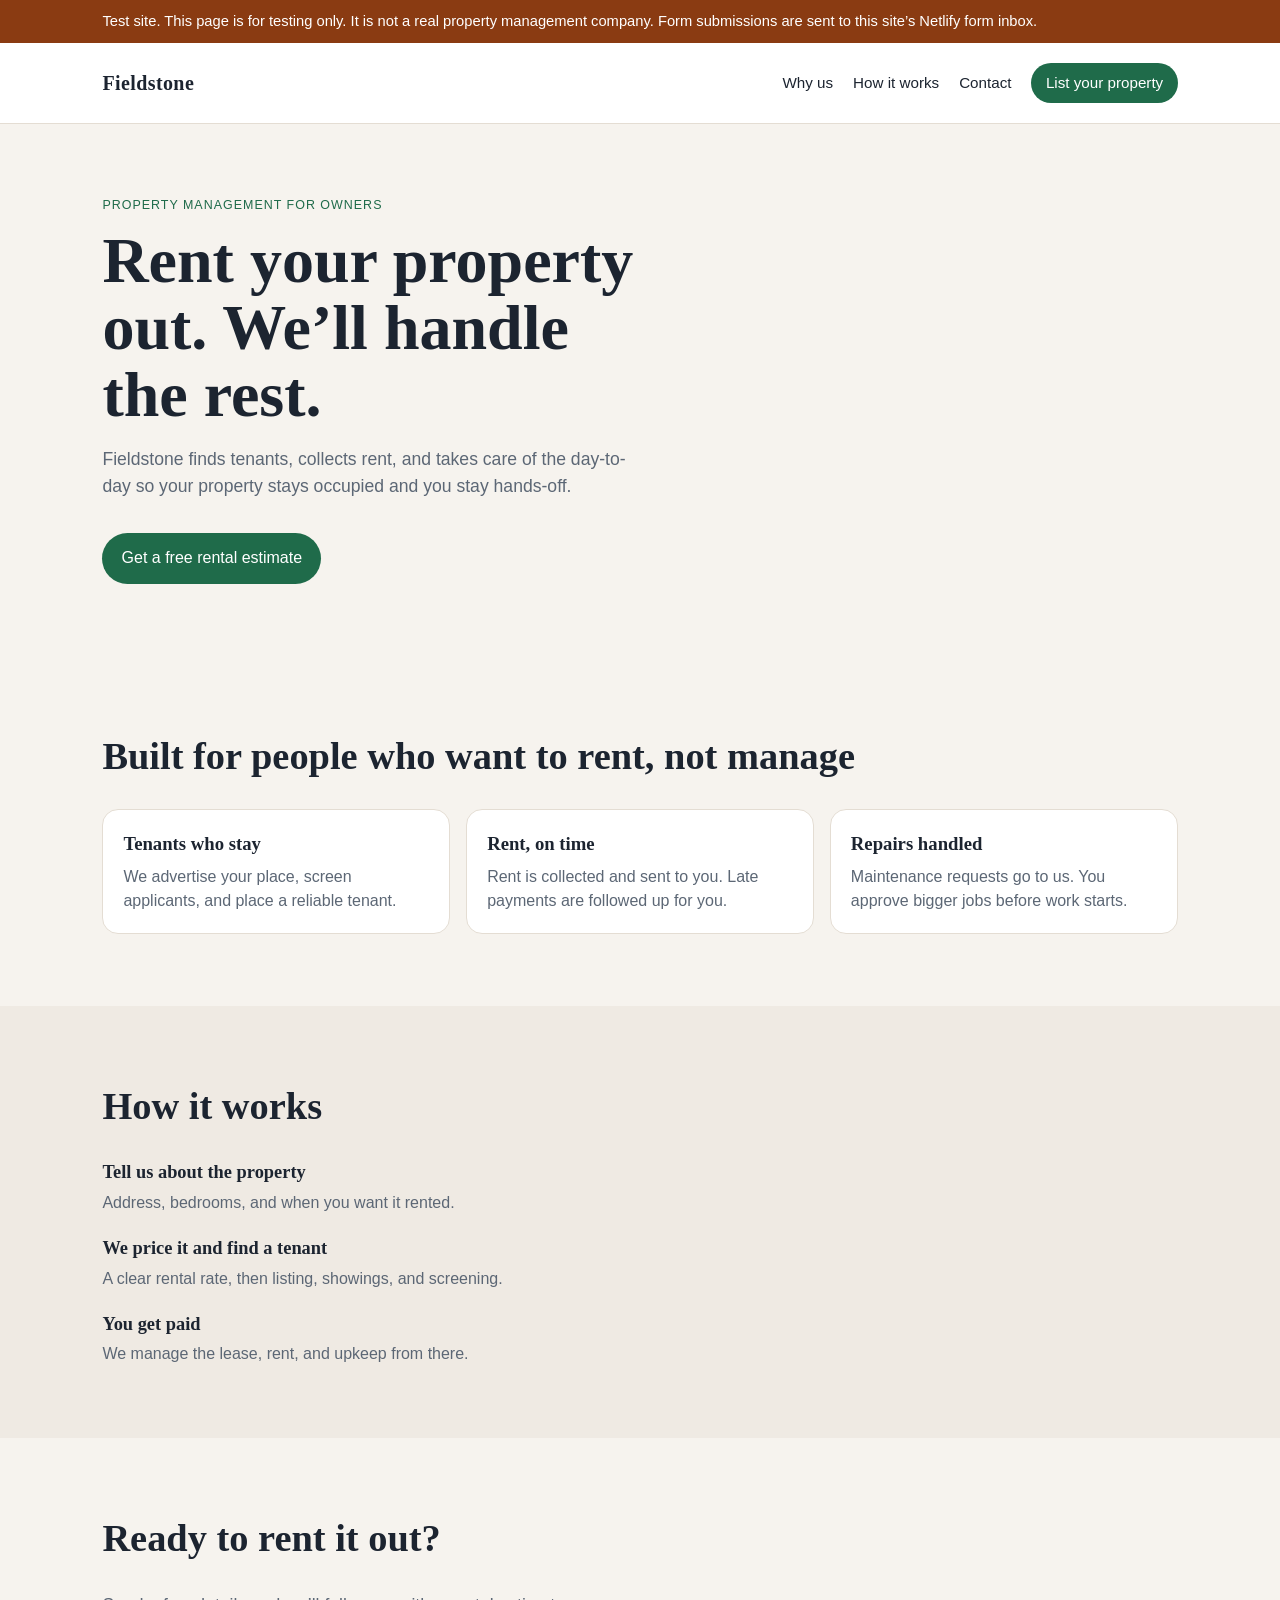
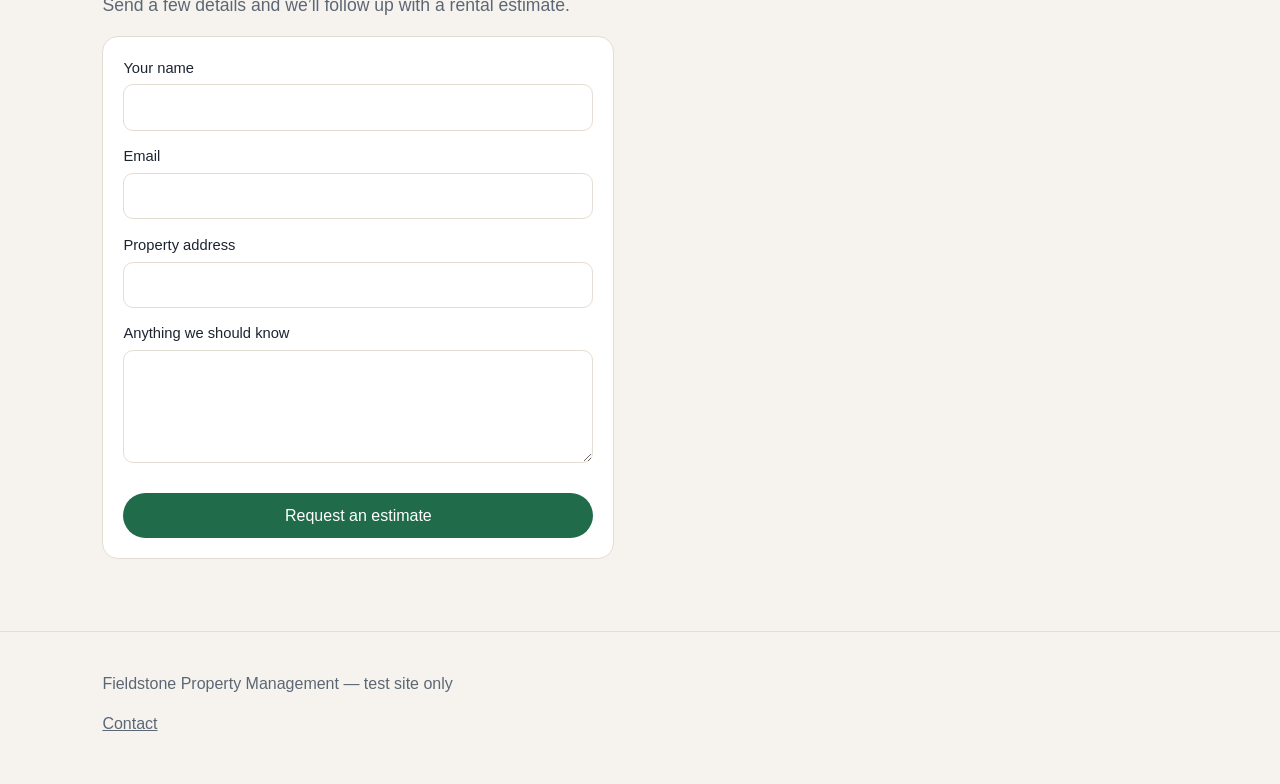
<file: index.html>
<!DOCTYPE html>
<html lang="en">
<head>
  <meta charset="UTF-8">
  <meta name="viewport" content="width=device-width, initial-scale=1.0">
  <title>Fieldstone Property Management — Test Site</title>
  <link rel="stylesheet" href="styles.css">
</head>
<body>
  <p class="test-banner">Test site. This page is for testing only. It is not a real property management company. Form submissions are sent to this site’s Netlify form inbox.</p>
  <header class="site-header">
    <a class="logo" href="index.html">Fieldstone</a>
    <nav>
      <a href="#why">Why us</a>
      <a href="#how">How it works</a>
      <a href="contact.html">Contact</a>
      <a href="#contact" class="nav-cta">List your property</a>
    </nav>
  </header>

  <main id="top">
    <section class="hero">
      <p class="eyebrow">Property management for owners</p>
      <h1>Rent your property out. We’ll handle the rest.</h1>
      <p class="lead">
        Fieldstone finds tenants, collects rent, and takes care of the day-to-day
        so your property stays occupied and you stay hands-off.
      </p>
      <a class="button" href="#contact">Get a free rental estimate</a>
    </section>

    <section id="why" class="panel">
      <h2>Built for people who want to rent, not manage</h2>
      <div class="cards">
        <article>
          <h3>Tenants who stay</h3>
          <p>We advertise your place, screen applicants, and place a reliable tenant.</p>
        </article>
        <article>
          <h3>Rent, on time</h3>
          <p>Rent is collected and sent to you. Late payments are followed up for you.</p>
        </article>
        <article>
          <h3>Repairs handled</h3>
          <p>Maintenance requests go to us. You approve bigger jobs before work starts.</p>
        </article>
      </div>
    </section>

    <section id="how" class="panel alt">
      <h2>How it works</h2>
      <ol class="steps">
        <li>
          <strong>Tell us about the property</strong>
          <span>Address, bedrooms, and when you want it rented.</span>
        </li>
        <li>
          <strong>We price it and find a tenant</strong>
          <span>A clear rental rate, then listing, showings, and screening.</span>
        </li>
        <li>
          <strong>You get paid</strong>
          <span>We manage the lease, rent, and upkeep from there.</span>
        </li>
      </ol>
    </section>

    <section id="contact" class="panel">
      <h2>Ready to rent it out?</h2>
      <p class="lead">Send a few details and we’ll follow up with a rental estimate.</p>
      <form name="rental-estimate" method="POST" action="/" data-netlify="true" netlify-honeypot="bot-field">
        <input type="hidden" name="form-name" value="rental-estimate">
        <p hidden>
          <label>Don’t fill this out <input name="bot-field"></label>
        </p>
        <label>
          Your name
          <input type="text" name="name" required>
        </label>
        <label>
          Email
          <input type="email" name="email" required>
        </label>
        <label>
          Property address
          <input type="text" name="address" required>
        </label>
        <label>
          Anything we should know
          <textarea name="notes" rows="4"></textarea>
        </label>
        <button class="button" type="submit">Request an estimate</button>
        <p class="thanks" data-thanks hidden>Sent. This test submission was delivered.</p>
        <p class="form-error" data-error hidden>Could not send the form. Please try again.</p>
      </form>
    </section>
  </main>

  <footer>
    <p>Fieldstone Property Management — test site only</p>
    <p><a href="contact.html">Contact</a></p>
  </footer>

  <script src="forms.js"></script>
</body>
</html>
</file>
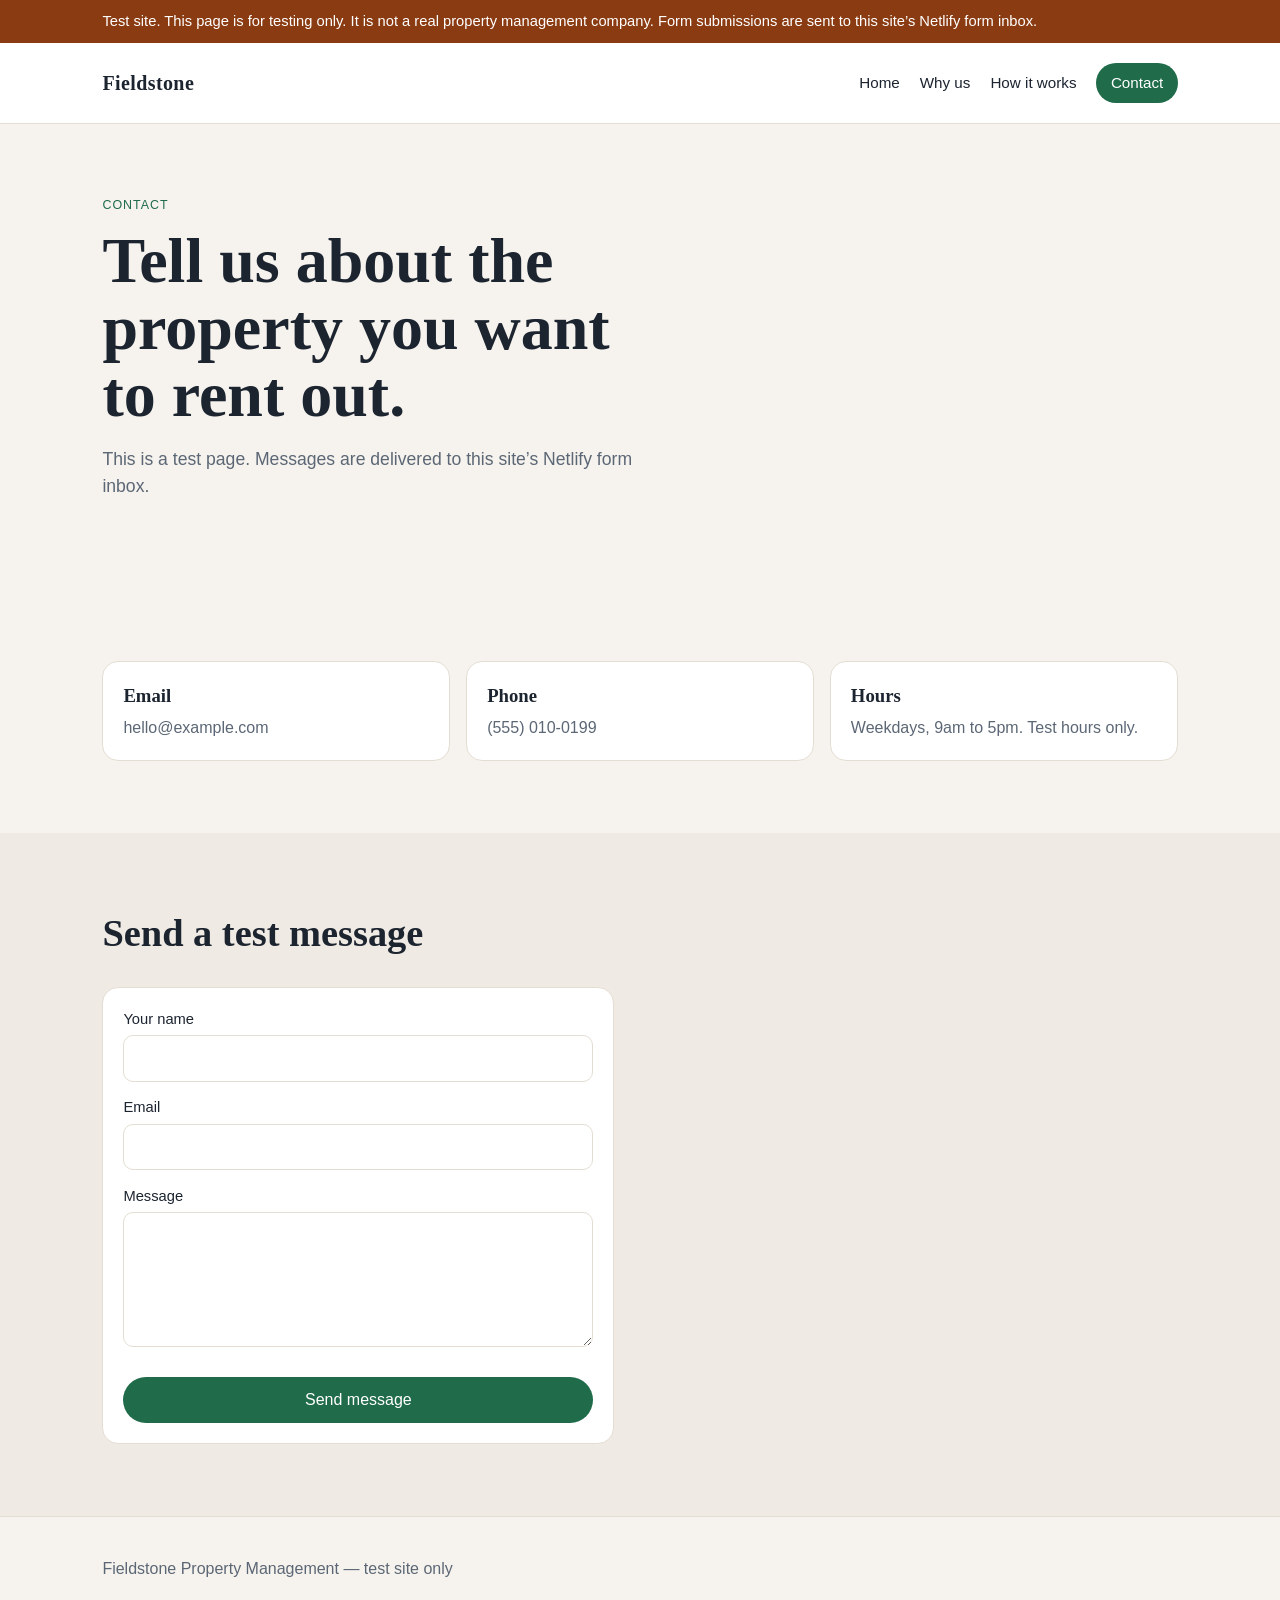
<file: contact.html>
<!DOCTYPE html>
<html lang="en">
<head>
  <meta charset="UTF-8">
  <meta name="viewport" content="width=device-width, initial-scale=1.0">
  <title>Contact — Fieldstone Property Management — Test Site</title>
  <link rel="stylesheet" href="styles.css">
</head>
<body>
  <p class="test-banner">Test site. This page is for testing only. It is not a real property management company. Form submissions are sent to this site’s Netlify form inbox.</p>
  <header class="site-header">
    <a class="logo" href="index.html">Fieldstone</a>
    <nav>
      <a href="index.html">Home</a>
      <a href="index.html#why">Why us</a>
      <a href="index.html#how">How it works</a>
      <a href="contact.html" class="nav-cta">Contact</a>
    </nav>
  </header>

  <main>
    <section class="hero">
      <p class="eyebrow">Contact</p>
      <h1>Tell us about the property you want to rent out.</h1>
      <p class="lead">This is a test page. Messages are delivered to this site’s Netlify form inbox.</p>
    </section>

    <section class="panel">
      <div class="cards">
        <article>
          <h3>Email</h3>
          <p>hello@example.com</p>
        </article>
        <article>
          <h3>Phone</h3>
          <p>(555) 010-0199</p>
        </article>
        <article>
          <h3>Hours</h3>
          <p>Weekdays, 9am to 5pm. Test hours only.</p>
        </article>
      </div>
    </section>

    <section class="panel alt">
      <h2>Send a test message</h2>
      <form name="contact" method="POST" action="/" data-netlify="true" netlify-honeypot="bot-field">
        <input type="hidden" name="form-name" value="contact">
        <p hidden>
          <label>Don’t fill this out <input name="bot-field"></label>
        </p>
        <label>
          Your name
          <input type="text" name="name" required>
        </label>
        <label>
          Email
          <input type="email" name="email" required>
        </label>
        <label>
          Message
          <textarea name="message" rows="5" required></textarea>
        </label>
        <button class="button" type="submit">Send message</button>
        <p class="thanks" data-thanks hidden>Sent. This test submission was delivered.</p>
        <p class="form-error" data-error hidden>Could not send the form. Please try again.</p>
      </form>
    </section>
  </main>

  <footer>
    <p>Fieldstone Property Management — test site only</p>
  </footer>

  <script src="forms.js"></script>
</body>
</html>
</file>
<file: styles.css>
:root {
  --ink: #1c2430;
  --muted: #5c6775;
  --paper: #f6f3ee;
  --card: #ffffff;
  --line: #e4ddd3;
  --accent: #1f6b4a;
  --accent-dark: #174f37;
}

* {
  box-sizing: border-box;
}

.test-banner {
  margin: 0;
  padding: 0.65rem 8vw;
  background: #8a3b12;
  color: #fff;
  font-family: "Segoe UI", sans-serif;
  font-size: 0.92rem;
}

body {
  margin: 0;
  font-family: Georgia, "Times New Roman", serif;
  color: var(--ink);
  background: var(--paper);
  line-height: 1.5;
}

a {
  color: inherit;
}

.site-header {
  display: flex;
  justify-content: space-between;
  align-items: center;
  gap: 1rem;
  padding: 1.25rem 8vw;
  background: #fff;
  border-bottom: 1px solid var(--line);
}

.logo {
  font-size: 1.25rem;
  font-weight: 700;
  text-decoration: none;
  letter-spacing: 0.02em;
}

nav {
  display: flex;
  align-items: center;
  gap: 1.25rem;
  font-family: "Segoe UI", sans-serif;
  font-size: 0.95rem;
}

nav a {
  text-decoration: none;
}

.nav-cta {
  background: var(--accent);
  color: #fff;
  padding: 0.55rem 0.9rem;
  border-radius: 999px;
}

.hero,
.panel {
  padding: 4.5rem 8vw;
}

.hero {
  max-width: 46rem;
}

.eyebrow {
  font-family: "Segoe UI", sans-serif;
  text-transform: uppercase;
  letter-spacing: 0.08em;
  font-size: 0.78rem;
  color: var(--accent);
  margin: 0 0 0.75rem;
}

h1 {
  font-size: clamp(2.4rem, 5vw, 4rem);
  line-height: 1.05;
  margin: 0 0 1rem;
}

h2 {
  font-size: clamp(1.8rem, 3vw, 2.4rem);
  margin: 0 0 1.5rem;
}

.lead {
  font-family: "Segoe UI", sans-serif;
  color: var(--muted);
  font-size: 1.1rem;
  max-width: 38rem;
}

.button {
  display: inline-block;
  margin-top: 1rem;
  background: var(--accent);
  color: #fff;
  text-decoration: none;
  border: 0;
  border-radius: 999px;
  padding: 0.85rem 1.2rem;
  font-family: "Segoe UI", sans-serif;
  font-size: 1rem;
  cursor: pointer;
}

.button:hover,
.nav-cta:hover {
  background: var(--accent-dark);
}

.cards {
  display: grid;
  grid-template-columns: repeat(auto-fit, minmax(220px, 1fr));
  gap: 1rem;
}

.cards article,
form {
  background: var(--card);
  border: 1px solid var(--line);
  border-radius: 16px;
  padding: 1.25rem;
}

h3 {
  margin: 0 0 0.4rem;
}

.cards p,
.steps span {
  font-family: "Segoe UI", sans-serif;
  color: var(--muted);
  margin: 0;
}

.alt {
  background: #efeae3;
}

.steps {
  margin: 0;
  padding: 0;
  list-style: none;
  display: grid;
  gap: 1.25rem;
}

.steps li {
  display: grid;
  gap: 0.25rem;
}

.steps strong {
  font-size: 1.15rem;
}

form {
  display: grid;
  gap: 0.9rem;
  max-width: 32rem;
  font-family: "Segoe UI", sans-serif;
}

label {
  display: grid;
  gap: 0.35rem;
  font-size: 0.92rem;
}

input,
textarea {
  font: inherit;
  padding: 0.7rem 0.75rem;
  border: 1px solid var(--line);
  border-radius: 10px;
}

.thanks,
.form-error {
  margin: 0;
}

.thanks {
  color: var(--accent-dark);
}

.form-error {
  color: #8a3b12;
}

button:disabled {
  opacity: 0.7;
  cursor: wait;
}

footer {
  padding: 1.5rem 8vw 2rem;
  font-family: "Segoe UI", sans-serif;
  color: var(--muted);
  border-top: 1px solid var(--line);
}

@media (max-width: 700px) {
  .site-header {
    align-items: flex-start;
    flex-direction: column;
  }
}
</file>
